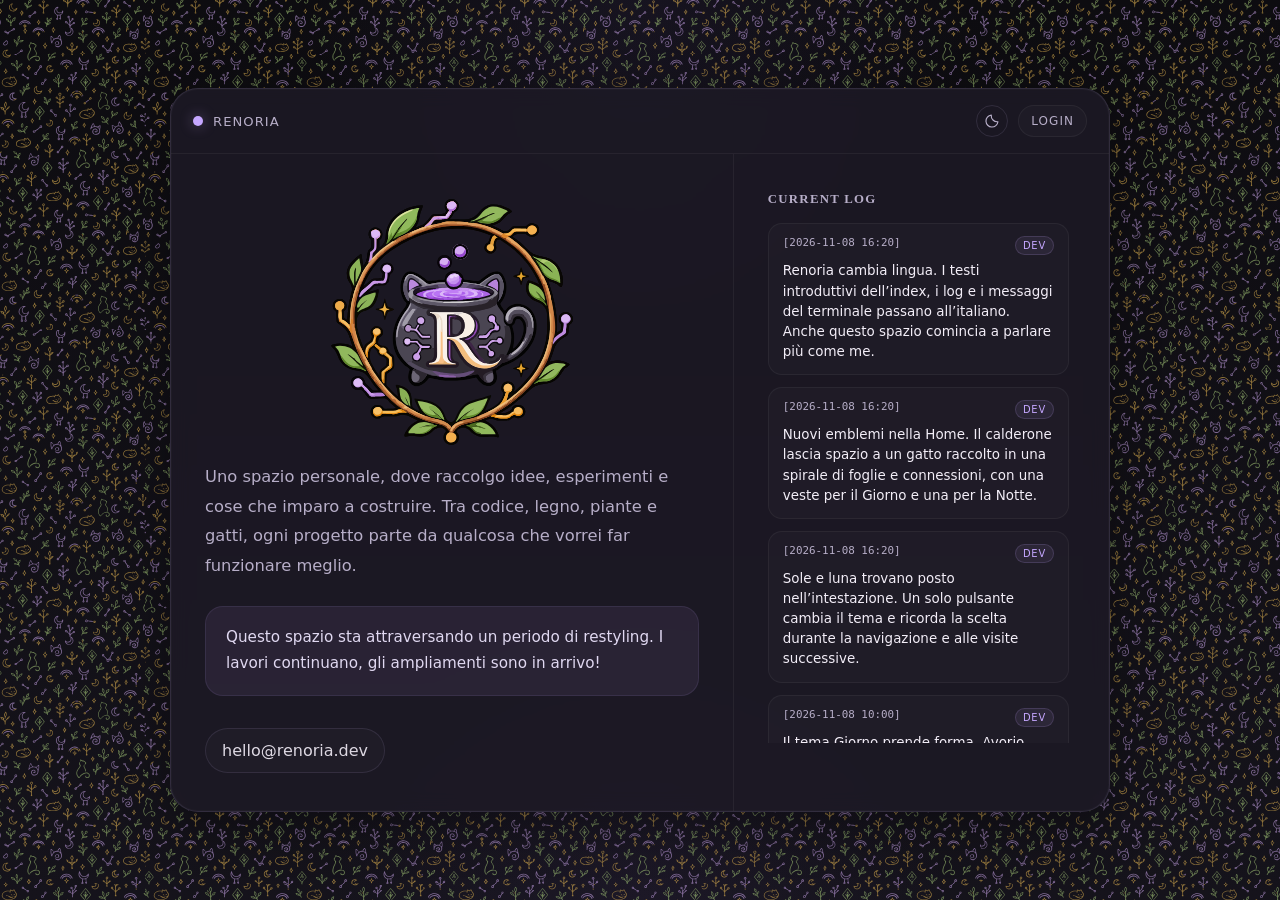
<file: index.html>
<!DOCTYPE html>
<html lang="it">
<head>
  <meta charset="UTF-8">
  <meta name="viewport" content="width=device-width, initial-scale=1.0">
  <title>Renoria</title>

  <link rel="icon" type="image/svg+xml" href="assets/icons/Icon_R.svg">

  <script src="assets/js/theme.js"></script>
  <link rel="stylesheet" href="assets/css/theme.css">
  <link rel="stylesheet" href="assets/css/components.css">
  <link rel="stylesheet" href="assets/css/index.css">

  <script src="assets/js/logs.js" defer></script>
  <script src="assets/js/index.js" defer></script>
</head>

<body>
  <div class="index-background">
    <div class="frame-surround">
      <main class="frame">
        <div class="topbar">
          <div class="status-wrap">
            <div class="dot"></div>
            <span>Renoria</span>
          </div>

          <div class="topbar-actions">
            <button type="button" class="theme-toggle" data-theme-toggle lang="it"
                    aria-label="Tema Notte attivo. Passa a Giorno" title="Passa a Giorno">
              <svg class="theme-icon--moon" viewBox="0 0 24 24" aria-hidden="true" focusable="false">
                <path d="M20.9 13.1A9 9 0 0 1 10.9 3.1 9 9 0 1 0 20.9 13.1Z"/>
              </svg>
              <svg class="theme-icon--sun" viewBox="0 0 24 24" aria-hidden="true" focusable="false">
                <circle cx="12" cy="12" r="4"/>
                <path d="M12 2v2m0 16v2M2 12h2m16 0h2M4.93 4.93l1.42 1.42m11.3 11.3 1.42 1.42M4.93 19.07l1.42-1.42m11.3-11.3 1.42-1.42"/>
              </svg>
            </button>
            <div class="login-placeholder">
              <a href="main.html" class="login-button">Login</a>
            </div>
          </div>
        </div>

        <section class="content">
          <div class="left">
            <div class="logo-box">
              <img src="assets/img/Logo_Full_Renoria_giorno.svg" width="887" height="887" alt="Logo Renoria" draggable="false">
            </div>

            <p class="intro">
              Uno spazio personale, dove raccolgo idee, esperimenti e cose che imparo a costruire. Tra codice, legno, piante e gatti, ogni progetto parte da qualcosa che vorrei far funzionare meglio.
            </p>

            <div class="note">
              Questo spazio sta attraversando un periodo di restyling. I lavori continuano, gli ampliamenti sono in arrivo!
            </div>

            <div class="footer">
              <a class="pill" href="mailto:hello@renoria.dev">
                hello@renoria.dev
              </a>
            </div>
          </div>

          <div class="right">
            <h2 class="section-title">Current log</h2>
            <div class="log" id="log-container"></div>
          </div>
        </section>
      </main>
    </div>
  </div>
</body>
</html>
</file>
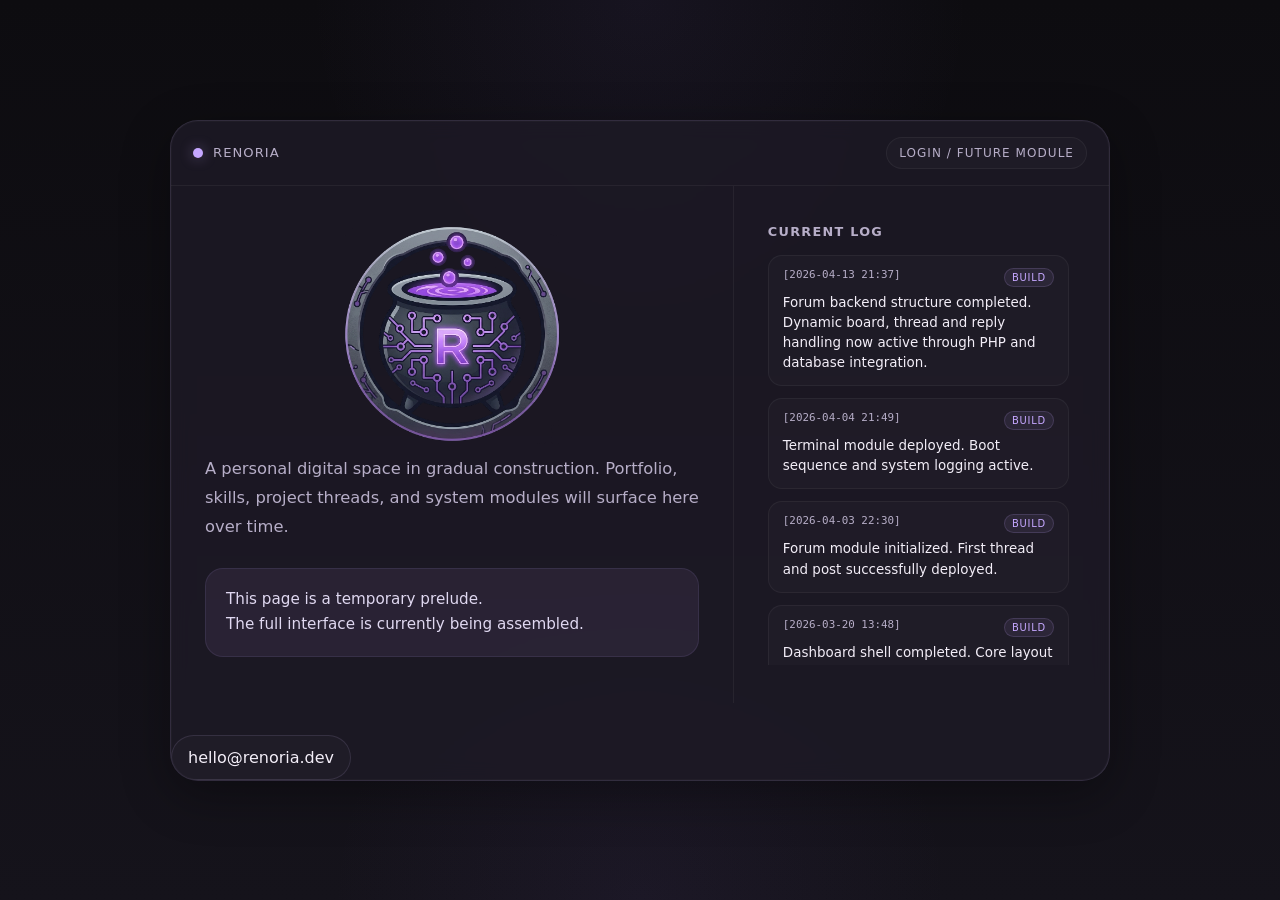
<file: v2/index.html>
<!DOCTYPE html>
<html lang="en">
<head>
  <meta charset="UTF-8">
  <meta name="viewport" content="width=device-width, initial-scale=1.0">
  <title>Renoria</title>
  <link rel="icon" type="image/svg+xml" href="assets/icons/Logo_R.svg">
  <link rel="stylesheet" href="assets/css/components.css">
  <link rel="stylesheet" href="assets/css/index.css">
  <script src="assets/js/logs.js" defer></script>
  <script src="assets/js/index.js" defer></script>
</head>

<body>
  <main class="frame">

    <div class="topbar">
      <div class="status-wrap">
        <div class="dot"></div>
        <span>Renoria</span>
      </div>

      <div class="login-placeholder">
        Login / future module
      </div>
    </div>

    <section class="content">
      <div class="left">
        <div class="logo-box">
          <img src="assets/img/Logo_Full.png" alt="Logo Renoria">
        </div>

        <p class="intro">
          A personal digital space in gradual construction.
          Portfolio, skills, project threads, and system modules will surface here over time.
        </p>

        <div class="note">
          This page is a temporary prelude.<br>
          The full interface is currently being assembled.
        </div>
      </div>

      <div class="right">
        <h2 class="section-title">Current log</h2>
          <div class="log" id="log-container"></div>
      </div>
    </section>

    <div class="footer">
      <a class="pill" href="mailto:hello@renoria.dev">
        hello@renoria.dev
      </a>
    </div>

  </main>
</body>
</html>
</file>
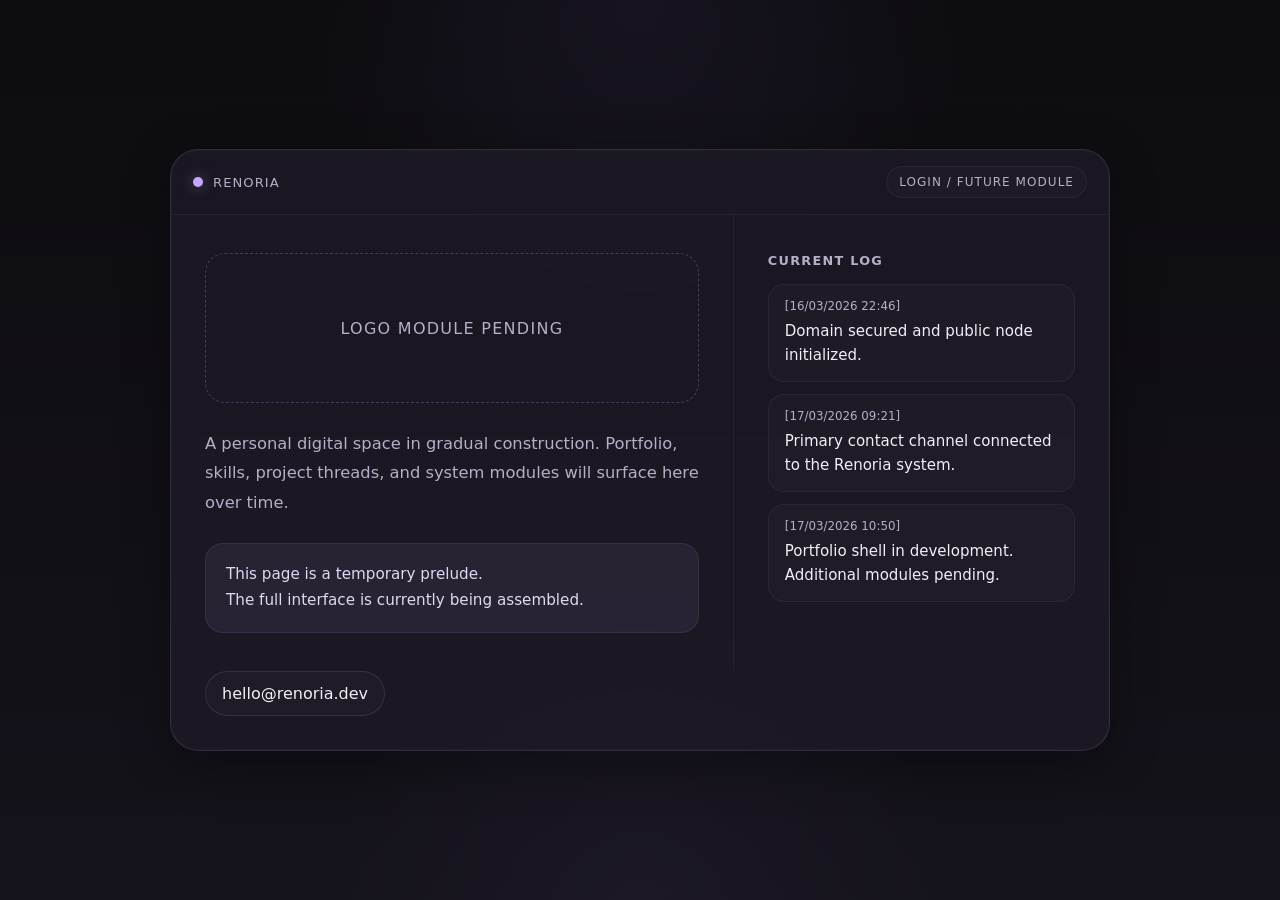
<file: index2.html>
<!DOCTYPE html>
<html lang="en">
<head>
<meta charset="UTF-8">
<meta name="viewport" content="width=device-width, initial-scale=1.0">
<title>Renoria</title>

<style>

:root{
--bg: #0d0c10;
--bg-2: #15131b;
--panel:rgba(30,26,38,0.82);
--border:rgba(214,195,255,0.12);

--text:#f3eef8;
--muted:#b7aec8;

--accent:#c5a7ff;
--accent-soft:rgba(197,167,255,0.08);

--shadow:rgba(0,0,0,0.32);
--soft-line:rgba(255,255,255,0.05);
}

*{box-sizing:border-box}

html,body{
margin:0;
padding:0;
height:100%;
font-family:Inter,system-ui,sans-serif;

background:
radial-gradient(circle at top, rgba(140,110,220,0.08), transparent 30%),
radial-gradient(circle at bottom, rgba(110,80,170,0.08), transparent 28%),
linear-gradient(180deg,var(--bg),var(--bg-2));
color:var(--text);
}

body{
min-height:100vh;
display:flex;
align-items:center;
justify-content:center;
padding:24px;
}

@media (max-width:820px){

  body{
    display:block;
    min-height:auto;
    padding:16px;
    overflow-x:hidden;
  }

  .frame{
    margin:0 auto;
  }

  .footer{
    padding:0 24px 32px;
  }

  .content{
    grid-template-columns:1fr;
  }

  .left{
    border-right:0;
    border-bottom:1px solid var(--soft-line);
  }
}

.frame{
width:100%;
max-width:940px;

border:1px solid var(--border);
border-radius:28px;

background:var(--panel);

backdrop-filter:blur(10px);

box-shadow:
0 14px 50px var(--shadow),
0 0 0 1px rgba(255,255,255,0.02) inset;

overflow:hidden;
}

.topbar{
display:flex;
justify-content:space-between;
align-items:center;

padding:16px 22px;

border-bottom:1px solid var(--soft-line);

font-size:0.82rem;
letter-spacing:0.08em;
text-transform:uppercase;
color:var(--muted);
}

.status-wrap{
display:flex;
align-items:center;
gap:10px;
}

.dot{
width:10px;
height:10px;
border-radius:999px;
background:var(--accent);

box-shadow:0 0 14px rgba(197,167,255,0.4);
}

.login-placeholder{
padding:8px 12px;
border-radius:999px;

border:1px solid var(--soft-line);

background:rgba(255,255,255,0.02);

font-size:0.75rem;
}

.content{
display:grid;
grid-template-columns:1.2fr 0.8fr;
}

.left,
.right{
padding:38px 34px;
}

.left{
border-right:1px solid var(--soft-line);
}

.logo-box{

height:150px;

border-radius:20px;

border:1px dashed rgba(197,167,255,0.25);

display:flex;
align-items:center;
justify-content:center;

color:var(--muted);

letter-spacing:0.08em;
text-transform:uppercase;

margin-bottom:26px;
}

.intro{
margin:0;
max-width:520px;

color:var(--muted);

line-height:1.8;
font-size:1.02rem;
}

.note{

margin-top:26px;

padding:18px 20px;

border-radius:18px;

background:var(--accent-soft);

border:1px solid rgba(197,167,255,0.1);

color:#e0d8f1;

line-height:1.7;
font-size:0.95rem;
}

.section-title{
margin:0 0 16px;

font-size:0.8rem;
letter-spacing:0.10em;
text-transform:uppercase;

color:var(--muted);
}

.log{
display:flex;
flex-direction:column;
gap:12px;
}

.entry{
padding:14px 16px;

border-radius:16px;

background:rgba(255,255,255,0.02);

border:1px solid var(--soft-line);
}

.timestamp{
font-size:0.74rem;
color:var(--muted);
display:block;
margin-bottom:6px;
}

.entry-text{
font-size:0.94rem;
line-height:1.6;
}

.footer{
padding:0 34px 34px;
}

.pill{

display:inline-flex;

padding:12px 16px;

border-radius:999px;

border:1px solid var(--border);

background:rgba(255,255,255,0.02);

color:var(--text);

text-decoration:none;

transition:160ms ease;
}

.pill:hover{

background:rgba(197,167,255,0.08);
border-color:rgba(197,167,255,0.22);

transform:translateY(-1px);
}

@media (max-width:820px){

.content{
grid-template-columns:1fr;
}

.left{
border-right:0;
border-bottom:1px solid var(--soft-line);
}

}

</style>
</head>

<body>

<main class="frame">

<div class="topbar">

<div class="status-wrap">
<div class="dot"></div>
<span>Renoria</span>
</div>

<div class="login-placeholder">
Login / future module
</div>

</div>


<section class="content">

<div class="left">

<div class="logo-box">
Logo module pending
</div>

<p class="intro">
A personal digital space in gradual construction.
Portfolio, skills, project threads, and system modules will surface here over time.
</p>

<div class="note">
This page is a temporary prelude.<br>
The full interface is currently being assembled.
</div>

</div>


<div class="right">

<h2 class="section-title">Current log</h2>

<div class="log">

<div class="entry">
<span class="timestamp">[16/03/2026 22:46]</span>
<div class="entry-text">
Domain secured and public node initialized.
</div>
</div>

<div class="entry">
<span class="timestamp">[17/03/2026 09:21]</span>
<div class="entry-text">
Primary contact channel connected to the Renoria system.
</div>
</div>

<div class="entry">
<span class="timestamp">[17/03/2026 10:50]</span>
<div class="entry-text">
Portfolio shell in development. Additional modules pending.
</div>
</div>

</div>

</div>

</section>


<div class="footer">
<a class="pill" href="mailto:hello@renoria.dev">
hello@renoria.dev
</a>
</div>

</main>

</body>
</html>
</file>
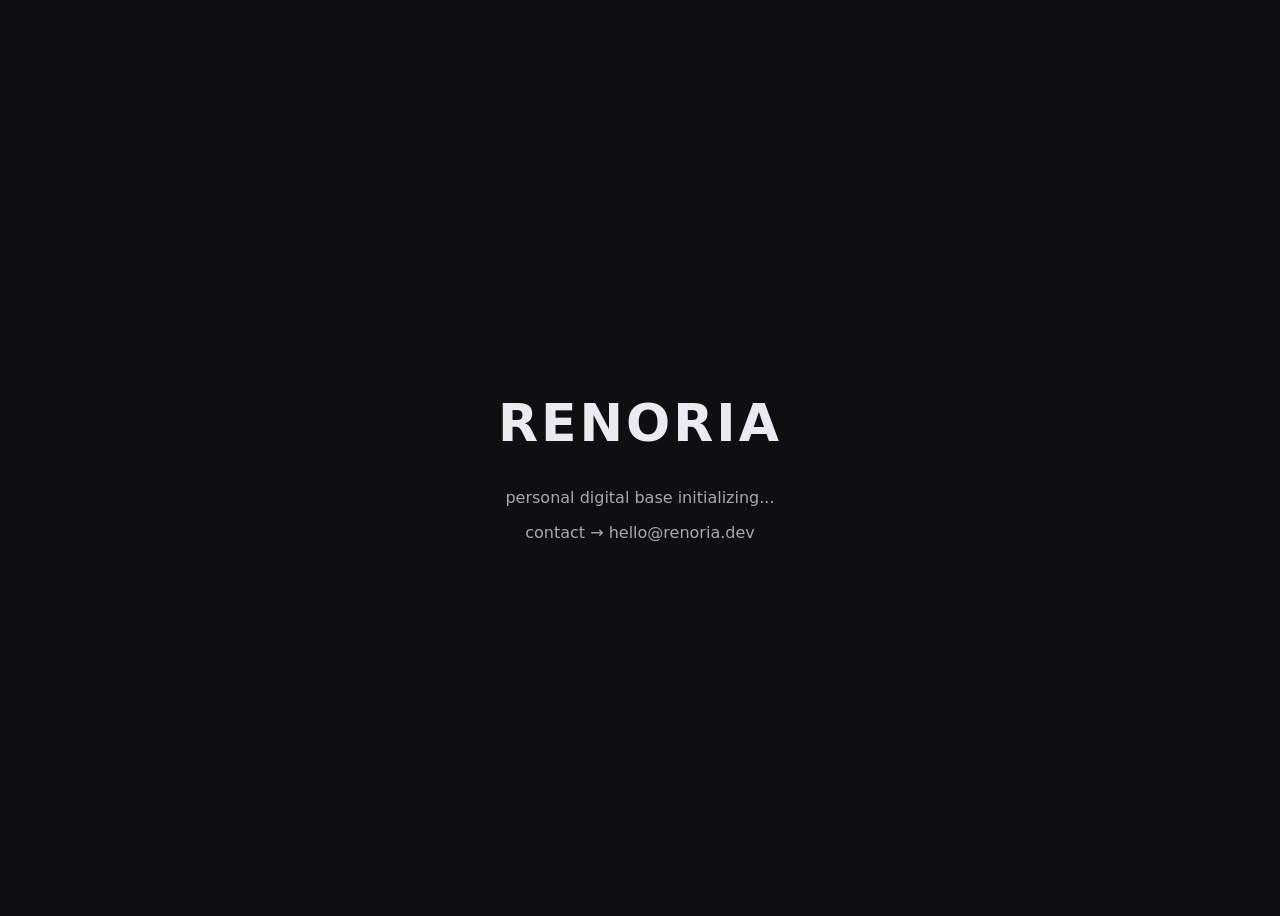
<file: index_old.html>
<!DOCTYPE html>
<html>
<head>
<meta charset="utf-8">
<title>Renoria</title>

<style>
body{
background:#0f0f12;
color:#eaeaf0;
font-family:system-ui;
display:flex;
height:100vh;
align-items:center;
justify-content:center;
text-align:center;
}

h1{
font-size:52px;
letter-spacing:3px;
}

p{
opacity:.7;
}

</style>
</head>
<body>

<div>

<h1>RENORIA</h1>

<p>personal digital base initializing...</p>

<p>contact → hello@renoria.dev</p>

</div>

</body>
</html>
</file>
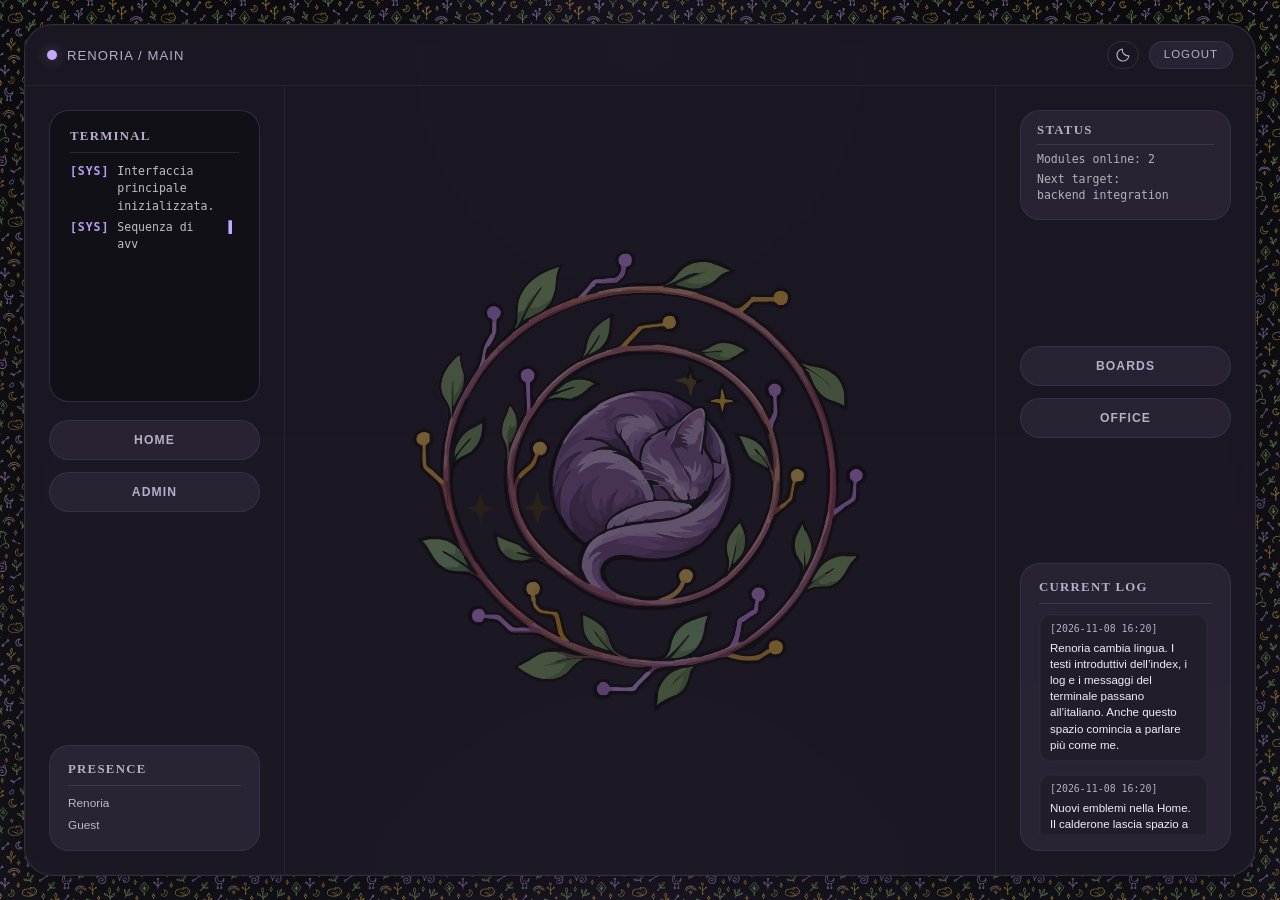
<file: main.html>
<!DOCTYPE html>
<html lang="en">
<head>
  <meta charset="UTF-8">
  <meta name="viewport" content="width=device-width, initial-scale=1.0">
  <title>Renoria - Main</title>

  <link rel="icon" type="image/svg+xml" href="assets/icons/Icon_R.svg">

  <script src="assets/js/theme.js"></script>
  <link rel="stylesheet" href="assets/css/theme.css">
  <link rel="stylesheet" href="assets/css/components.css">
  <link rel="stylesheet" href="assets/css/main.css">
  <link rel="stylesheet" href="assets/css/boards.css">
  <link rel="stylesheet" href="assets/css/board.css">
  <link rel="stylesheet" href="assets/css/thread.css">

  <script src="assets/js/terminal.js" defer></script>
  <script src="assets/js/logs.js" defer></script>
  <script src="assets/js/main.js" defer></script>
</head>
<body>
  <div class="dashboard-background">
    <div class="frame-surround dashboard-surround">
      <main class="main-frame">
        <header class="topbar">
          <div class="status-wrap">
            <div class="dot"></div>
            <span>Renoria / Main</span>
          </div>

          <div class="topbar-actions">
            <button type="button" class="theme-toggle" data-theme-toggle lang="it"
                    aria-label="Tema Notte attivo. Passa a Giorno" title="Passa a Giorno">
              <svg class="theme-icon--moon" viewBox="0 0 24 24" aria-hidden="true" focusable="false">
                <path d="M20.9 13.1A9 9 0 0 1 10.9 3.1 9 9 0 1 0 20.9 13.1Z"/>
              </svg>
              <svg class="theme-icon--sun" viewBox="0 0 24 24" aria-hidden="true" focusable="false">
                <circle cx="12" cy="12" r="4"/>
                <path d="M12 2v2m0 16v2M2 12h2m16 0h2M4.93 4.93l1.42 1.42m11.3 11.3 1.42 1.42M4.93 19.07l1.42-1.42m11.3-11.3 1.42-1.42"/>
              </svg>
            </button>
            <a href="index.html" class="logout-button">Logout</a>
          </div>
        </header>

        <section class="main-layout">

          <aside class="sidebar">
            <div class="panel terminal-panel">
              <div class="panel-heading">
                <h2 class="section-title">Terminal</h2>
              </div>

              <div class="terminal-output" id="terminal-output" aria-live="polite"></div>
            </div>

            <div class="left-actions">
              <div class="panel action-panel">
                <nav class="sidebar-nav">
                  <a href="#" data-view="home">Home</a>
                </nav>
              </div>

              <div class="panel action-panel">
                <nav class="sidebar-nav">
                  <a href="#" data-view="admin">Admin</a>
                </nav>
              </div>
            </div>

            <div class="panel side-bottom presence-panel">
              <div class="panel-heading">
                <h2 class="section-title">Presence</h2>
              </div>

              <div class="presence-list">
                <a href="#" class="presence-item">Renoria</a>
                <a href="#" class="presence-item">Guest</a>
              </div>
            </div>
          </aside>

          <section class="main-column">
            <div id="module-container" class="module-container">
              <div class="module-fallback">
                <div class="main-background-logo">
                  <img class="home-emblem--night" src="assets/img/Spirale_gatto_notte.svg" alt="" draggable="false">
                  <img class="home-emblem--day" src="assets/img/Spirale_gatto_giorno_v3.svg" alt="" draggable="false">
                </div>
              </div>
            </div>
          </section>

          <aside class="right-column">
            <div class="panel status-panel">
              <div class="panel-heading">
                <h2 class="section-title">Status</h2>
              </div>

              <p class="panel-text">Modules online: 2</p>
              <p class="panel-text">Next target:<br>backend integration</p>
            </div>

            <div class="right-actions">
              <div class="panel action-panel">
                <nav class="sidebar-nav">
                  <a href="#" data-view="boards">Boards</a>
                </nav>
              </div>

              <div class="panel action-panel">
                <nav class="sidebar-nav">
                  <a href="#" data-view="office">Office</a>
                </nav>
              </div>
            </div>

            <div class="panel log-panel">
              <div class="panel-heading">
                <h2 class="section-title">Current log</h2>
              </div>

              <div class="log" id="main-log-container"></div>
            </div>
          </aside>

        </section>
      </main>
    </div>
  </div>
</body>
</html>
</file>
<file: assets/css/theme.css>
/* Shared palette: night stays the default, independent of OS preference. */
:root {
  color-scheme: dark;
  /* Forum roles retain the original night colors and use warm day borders. */
  --forum-border-faint: rgba(var(--accent-rgb), 0.05);
  --forum-border-subtle: rgba(var(--accent-rgb), 0.06);
  --forum-border-soft: rgba(var(--accent-rgb), 0.08);
  --forum-border: rgba(var(--accent-rgb), 0.12);
  --forum-border-hover: rgba(var(--accent-rgb), 0.16);
  --forum-field-border: rgba(var(--accent-rgb), 0.18);
  --forum-field-border-hover: rgba(var(--accent-rgb), 0.28);
  --forum-row-hover: rgba(var(--accent-rgb), 0.03);
  --forum-field-focus: rgba(var(--accent-rgb), 0.18);
  /* Content dividers and field outlines are separate from decorative borders. */
  --forum-divider: var(--forum-border-soft);
  --forum-divider-faint: var(--forum-border-faint);
  --forum-divider-subtle: var(--forum-border-subtle);
  --forum-input-border: var(--forum-border-soft);
  --texture-image: url("../img/Texture_Felina_Arcana_notte.svg");
  --texture-opacity: 0.6;
  --bg: #0d0c10;
  --bg-2: #15131b;
  --page-background:
    radial-gradient(circle at top, rgba(140, 110, 220, 0.08), transparent 30%),
    radial-gradient(circle at bottom, rgba(110, 80, 170, 0.08), transparent 28%),
    linear-gradient(180deg, var(--bg), var(--bg-2));
  --panel: rgba(30, 26, 38, 0.82);
  --surface-panel: rgba(30, 26, 38, 0.62);
  --surface-button: rgba(30, 26, 38, 0.7);
  --surface-terminal: rgba(18, 17, 22, 0.82);
  --surface-inset: rgba(18, 16, 24, 0.72);
  --surface-glaze: rgba(255, 255, 255, 0.02);
  --surface-log-entry: var(--surface-panel);
  --inset-highlight: rgba(255, 255, 255, 0.02);
  --surface-hover: rgba(var(--accent-rgb), 0.12);
  --surface-pill-hover: rgba(var(--accent-rgb), 0.08);
  --surface-logout-hover: rgba(var(--accent-rgb), 0.14);
  --border: rgba(214, 195, 255, 0.12);
  --soft-line: rgba(255, 255, 255, 0.05);
  --heading-border: rgba(183, 174, 200, 0.14);
  --text: #f3eef8;
  --muted: #b7aec8;
  --button-text: var(--muted);
  --text-note: #e0d8f1;
  --text-path: #8c78ba;
  --text-path-dim: rgba(140, 120, 186, 0.58);
  --text-slash: rgba(183, 174, 200, 0.55);
  --accent: #c5a7ff;
  --accent-rgb: 197, 167, 255;
  --accent-soft: rgba(var(--accent-rgb), 0.08);
  --accent-text: #c5a7ff;
  --section-accent: #b796ff;
  --nav-accent: #8bb8ff;
  --sage: #9dbf9e;
  --sage-text: #9ee7d7;
  --wisteria: #8e7cc3;
  --wisteria-text: #c5a7ff;
  --important: rgba(255, 207, 123, 0.8);
  --status-neutral: #6d648e;
  --status-open: #8fd7df;
  --status-open-rgb: 143, 215, 223;
  --status-closed: #d06b6b;
  --status-closed-rgb: 208, 107, 107;
  --status-archived: #8d3737;
  --shadow: rgba(0, 0, 0, 0.32);
  --focus-ring: #c5a7ff;
  --text-heading: rgba(243, 238, 248, 0.94);
  --text-strong: rgba(243, 238, 248, 0.92);
  --text-emphasis: rgba(243, 238, 248, 0.9);
  --text-link: rgba(243, 238, 248, 0.88);
  --text-field: rgba(243, 238, 248, 0.85);
  --text-body: rgba(243, 238, 248, 0.78);
  --text-label: rgba(243, 238, 248, 0.76);
  --text-panel: rgba(243, 238, 248, 0.74);
  --text-caption: rgba(243, 238, 248, 0.72);
  --text-status: rgba(243, 238, 248, 0.7);
  --text-meta: rgba(243, 238, 248, 0.62);
  --text-date: rgba(243, 238, 248, 0.58);
  --text-table: rgba(243, 238, 248, 0.54);
  --text-role: rgba(243, 238, 248, 0.52);
  --text-description: rgba(243, 238, 248, 0.48);
  --text-mobile-label: rgba(243, 238, 248, 0.45);
  --text-avatar: rgba(243, 238, 248, 0.4);
  --text-separator: rgba(243, 238, 248, 0.28);
}

/* Color accents have separate, darker text roles for small labels and links. */
:root[data-theme="day"] {
  color-scheme: light;
  --forum-border-faint: var(--soft-line);
  --forum-border-subtle: var(--soft-line);
  --forum-border-soft: var(--soft-line);
  --forum-border: var(--border);
  --forum-border-hover: var(--accent-text);
  --forum-field-border: var(--border);
  --forum-field-border-hover: var(--focus-ring);
  --forum-row-hover: var(--surface-pill-hover);
  --forum-field-focus: var(--focus-ring);
  --forum-divider: #cbbba8;
  --forum-divider-faint: var(--forum-divider);
  --forum-divider-subtle: var(--forum-divider);
  --forum-input-border: var(--border);
  --texture-image: url("../img/Texture_Felina_Arcana_giorno.svg");
  --texture-opacity: 0.8;
  --bg: #f7f2e8;
  --bg-2: #f7f2e8;
  --page-background: #f7f2e8;
  --panel: #fffdf8;
  /* Subtle warm layers: cream frame, light veil, inset cards, deeper terminal. */
  --surface-panel: #faf5ec;
  --surface-button: #f7f1e7;
  --surface-terminal: #f2e9dc;
  --surface-inset: #f5ede1;
  --surface-glaze: #f7f1e7;
  --surface-log-entry: #f5ede1;
  --inset-highlight: rgba(255, 255, 255, 0.35);
  --surface-hover: #f0e5d4;
  --surface-pill-hover: var(--surface-hover);
  --surface-logout-hover: var(--surface-hover);
  --border: #d8c8b4;
  --soft-line: #e4d8c8;
  --heading-border: #e4d8c8;
  --text: #3a2a21;
  --muted: #716153;
  --button-text: #3a2a21;
  --text-note: #3a2a21;
  --text-path: #675096;
  --text-path-dim: #7a6a5c;
  --text-slash: #7a6a5c;
  --accent: #c48a2c;
  --accent-rgb: 196, 138, 44;
  --accent-soft: #fbf6ed;
  --accent-text: #805211;
  --section-accent: #8a5a15;
  --nav-accent: #675096;
  --sage: #6f9b6a;
  --sage-text: #466a42;
  --wisteria: #8e7cc3;
  --wisteria-text: #675096;
  --important: #8a5a15;
  --status-neutral: #675096;
  --status-open: #466a42;
  --status-open-rgb: 70, 106, 66;
  --status-closed: #a33f36;
  --status-closed-rgb: 163, 63, 54;
  --status-archived: #7a6a5c;
  --shadow: rgba(58, 42, 33, 0.12);
  --focus-ring: #8a5a15;
  --text-heading: var(--text);
  --text-strong: var(--text);
  --text-emphasis: var(--text);
  --text-link: var(--text);
  --text-field: var(--text);
  --text-body: var(--text);
  --text-label: var(--text);
  --text-panel: var(--text);
  --text-caption: var(--muted);
  --text-status: var(--muted);
  --text-meta: var(--muted);
  --text-date: var(--muted);
  --text-table: var(--muted);
  --text-role: var(--muted);
  --text-description: var(--muted);
  --text-mobile-label: var(--muted);
  --text-avatar: var(--muted);
  --text-separator: var(--muted);
}
</file>
<file: assets/css/components.css>
:root {
  --texture-tile-width: 152.46px;
}

.index-background,
.dashboard-background {
  min-height: 100vh;
  display: flex;
  align-items: center;
  justify-content: center;
  padding: 24px;
  position: relative;
  isolation: isolate;
  /* Clip the oversized decoration without creating a hidden scroll container. */
  overflow: clip;
}

.frame-surround {
  position: relative;
}

/* Cut out the rounded frame: its translucent panel must not reveal the texture. */
.frame-surround::before {
  content: "";
  position: absolute;
  inset: -100vmax;
  padding: 100vmax;
  border-radius: calc(100vmax + 28px);
  background: var(--texture-image) repeat;
  background-size: var(--texture-tile-width) auto;
  opacity: var(--texture-opacity);
  pointer-events: none;
  z-index: -1;
  -webkit-mask:
    linear-gradient(#000 0 0) content-box,
    linear-gradient(#000 0 0);
  -webkit-mask-composite: xor;
  mask:
    linear-gradient(#000 0 0) content-box,
    linear-gradient(#000 0 0);
  mask-composite: exclude;
}

.frame {
  width: 100%;
  max-width: 940px;
  border: 1px solid var(--border);
  border-radius: 28px;
  background: var(--panel);
  backdrop-filter: blur(10px);
  box-shadow:
    0 14px 50px var(--shadow),
    0 0 0 1px var(--inset-highlight) inset;
  overflow: hidden;
}

.topbar {
  display: flex;
  justify-content: space-between;
  align-items: center;
  padding: 16px 22px;
  border-bottom: 1px solid var(--soft-line);
  font-size: 0.82rem;
  letter-spacing: 0.08em;
  text-transform: uppercase;
  color: var(--muted);
  gap: 12px;
  flex-wrap: wrap;
}

.topbar-actions {
  display: flex;
  align-items: stretch;
  justify-content: flex-end;
  flex-wrap: wrap;
  gap: 10px;
}

.theme-toggle {
  position: relative;
  display: inline-grid;
  place-items: center;
  flex: 0 0 32px;
  width: 32px;
  min-height: 28px;
  padding: 5px;
  border: 1px solid var(--border);
  border-radius: 999px;
  background: transparent;
  color: var(--button-text);
  cursor: pointer;
}

/* Keep the compact border while providing a comfortable touch target. */
.theme-toggle::before {
  content: "";
  position: absolute;
  top: 50%;
  left: 50%;
  width: max(100%, 44px);
  height: max(100%, 44px);
  transform: translate(-50%, -50%);
}

.theme-toggle svg {
  width: 16px;
  height: 16px;
  fill: none;
  stroke: currentColor;
  stroke-width: 1.75;
  stroke-linecap: round;
  stroke-linejoin: round;
}

.theme-toggle:hover {
  background: var(--accent-soft);
}

.theme-toggle .theme-icon--sun,
:root[data-theme="day"] .theme-toggle .theme-icon--moon {
  display: none;
}

:root[data-theme="day"] .theme-toggle .theme-icon--sun {
  display: block;
}

/* Login keeps its palette and keyboard outline without underlines. */
.login-button,
.login-button:visited,
.login-button:hover,
.login-button:focus,
.login-button:active {
  color: var(--button-text);
  text-decoration: none;
}

.login-button:hover {
  color: var(--accent-text);
}

/* Specificity also covers module fields that have their own focus rules. */
html :is(a, button, input, textarea, select):focus-visible {
  outline: 2px solid var(--focus-ring);
  outline-offset: 3px;
}

.status-wrap {
  display: flex;
  align-items: center;
  gap: 10px;
}

.dot {
  width: 10px;
  height: 10px;
  border-radius: 999px;
  background: var(--accent);
  box-shadow: 0 0 14px rgba(var(--accent-rgb), 0.4);
}

.login-placeholder {
  padding: 8px 12px;
  border-radius: 999px;
  border: 1px solid var(--soft-line);
  background: var(--surface-glaze);
  font-size: 0.75rem;
}

.section-title {
  margin: 0 0 16px;
  font-family: Georgia, "Times New Roman", serif;
  font-weight: 600;
  font-size: 0.8rem;
  letter-spacing: 0.10em;
  text-transform: uppercase;
  color: var(--muted);
}

.log {
  display: flex;
  flex-direction: column;
  gap: 12px;
  max-height: 520px;
  overflow-y: auto;
  padding-right: 6px;
}

.log::-webkit-scrollbar {
  width: 6px;
}

.log::-webkit-scrollbar-track {
  background: transparent;
}

.log::-webkit-scrollbar-thumb {
  background: rgba(var(--accent-rgb), 0.4);
  border-radius: 10px;
}

.log::-webkit-scrollbar-thumb:hover {
  background: rgba(var(--accent-rgb), 0.7);
}

.entry {
  padding: 12px 14px;
  border-radius: 14px;
  background: var(--surface-glaze);
  border: 1px solid var(--soft-line);
}

.entry-header {
  display: flex;
  justify-content: space-between;
  align-items: center;
  gap: 10px;
  margin-bottom: 6px;
}

.timestamp {
  font-size: 0.68rem;
  color: var(--muted);
  display: block;
  margin-bottom: 6px;
  font-family: ui-monospace, SFMono-Regular, Menlo, monospace;
}

.log-type {
  display: inline-flex;
  padding: 3px 7px;
  border-radius: 999px;
  border: 1px solid rgba(var(--accent-rgb), 0.16);
  background: rgba(var(--accent-rgb), 0.08);
  color: var(--accent-text);
  font-size: 0.62rem;
  letter-spacing: 0.08em;
  text-transform: uppercase;
}

.entry-text {
  font-size: 0.84rem;
  line-height: 1.5;
}

.pill {
  display: inline-flex;
  padding: 12px 16px;
  border-radius: 999px;
  border: 1px solid var(--border);
  background: var(--surface-glaze);
  color: var(--text);
  text-decoration: none;
  transition: 160ms ease;
}

.pill:hover {
  background: var(--surface-pill-hover);
  border-color: rgba(var(--accent-rgb), 0.22);
  transform: translateY(-1px);
}
</file>
<file: assets/css/index.css>
:root {
  /* Adjust the index logo here; the drawing fills about 94% of the SVG canvas. */
  --index-logo-size: 260px;
  --index-logo-offset-x: 0.27%;
  --index-logo-offset-y: 0.3%;
}

* {
  box-sizing: border-box;
}

html,
body {
  margin: 0;
  padding: 0;
  height: 100%;
  font-family: Inter, system-ui, sans-serif;
  background: var(--page-background);
  color: var(--text);
}

.index-background > .frame-surround {
  width: 100%;
  max-width: 940px;
}

@media (max-height: 760px), (max-width: 820px) {
  .index-background {
    align-items: flex-start;
    padding: 16px 16px 0;
  }
}

.content {
  display: grid;
  grid-template-columns: 1.2fr 0.8fr;
}

.left,
.right {
  padding: 38px 34px;
}

.left {
  border-right: 1px solid var(--soft-line);
  display: flex;
  flex-direction: column;
}

.logo-box {
  display: grid;
  width: min(100%, var(--index-logo-size));
  aspect-ratio: 1;
  margin-inline: auto;
}

.logo-box img {
  grid-area: 1 / 1;
  display: block;
  width: 100%;
  height: 100%;
  min-width: 0;
  object-fit: contain;
  opacity: 1;
  /* Center the visible drawing, accounting for its asymmetric SVG margins. */
  transform: translate(var(--index-logo-offset-x), var(--index-logo-offset-y));
}

.intro {
  margin: 0;
  padding-top: 10px;
  max-width: 520px;
  color: var(--muted);
  line-height: 1.8;
  font-size: 1.02rem;
}

.note {
  margin-top: 26px;
  padding: 18px 20px;
  border-radius: 18px;
  background: var(--accent-soft);
  border: 1px solid rgba(var(--accent-rgb), 0.1);
  color: var(--text-note);
  line-height: 1.7;
  font-size: 0.95rem;
}

.footer {
  margin-top: auto;
  padding-top: 32px;
  opacity: 0.9;
}

@media (max-width: 820px) {
  .index-background {
    align-items: flex-start;
    padding: 16px 16px 0;
  }

  .content {
    grid-template-columns: 1fr;
  }

  .left {
    border-right: 0;
    border-bottom: 1px solid var(--soft-line);
  }
}
</file>
<file: v2/assets/css/components.css>
.frame {
  width: 100%;
  max-width: 940px;
  border: 1px solid var(--border);
  border-radius: 28px;
  background: var(--panel);
  backdrop-filter: blur(10px);
  box-shadow:
    0 14px 50px var(--shadow),
    0 0 0 1px rgba(255, 255, 255, 0.02) inset;
  overflow: hidden;
}

.topbar {
  display: flex;
  justify-content: space-between;
  align-items: center;
  padding: 16px 22px;
  border-bottom: 1px solid var(--soft-line);
  font-size: 0.82rem;
  letter-spacing: 0.08em;
  text-transform: uppercase;
  color: var(--muted);
}

.status-wrap {
  display: flex;
  align-items: center;
  gap: 10px;
}

.dot {
  width: 10px;
  height: 10px;
  border-radius: 999px;
  background: var(--accent);
  box-shadow: 0 0 14px rgba(197, 167, 255, 0.4);
}

.login-placeholder {
  padding: 8px 12px;
  border-radius: 999px;
  border: 1px solid var(--soft-line);
  background: rgba(255, 255, 255, 0.02);
  font-size: 0.75rem;
}

.section-title {
  margin: 0 0 16px;
  font-size: 0.8rem;
  letter-spacing: 0.10em;
  text-transform: uppercase;
  color: var(--muted);
}

.log {
  display: flex;
  flex-direction: column;
  gap: 12px;
  max-height: 410px;
  overflow-y: auto;
  padding-right: 6px;
}

.log::-webkit-scrollbar {
  width: 6px;
}

.log::-webkit-scrollbar-track {
  background: transparent;
}

.log::-webkit-scrollbar-thumb {
  background: rgba(197, 167, 255, 0.4);
  border-radius: 10px;
}

.log::-webkit-scrollbar-thumb:hover {
  background: rgba(197, 167, 255, 0.7);
}

.entry {
  padding: 12px 14px;
  border-radius: 14px;
  background: rgba(255, 255, 255, 0.02);
  border: 1px solid var(--soft-line);
}

.entry-header {
  display: flex;
  justify-content: space-between;
  align-items: center;
  gap: 10px;
  margin-bottom: 6px;
}

.timestamp {
  font-size: 0.68rem;
  color: var(--muted);
  display: block;
  margin-bottom: 6px;
  font-family: ui-monospace, SFMono-Regular, Menlo, monospace;
}

.log-type {
  display: inline-flex;
  padding: 3px 7px;
  border-radius: 999px;
  border: 1px solid rgba(197, 167, 255, 0.16);
  background: rgba(197, 167, 255, 0.08);
  color: var(--accent);
  font-size: 0.62rem;
  letter-spacing: 0.08em;
  text-transform: uppercase;
}

.entry-text {
  font-size: 0.84rem;
  line-height: 1.5;
}

.pill {
  display: inline-flex;
  padding: 12px 16px;
  border-radius: 999px;
  border: 1px solid var(--border);
  background: rgba(255, 255, 255, 0.02);
  color: var(--text);
  text-decoration: none;
  transition: 160ms ease;
}

.pill:hover {
  background: rgba(197, 167, 255, 0.08);
  border-color: rgba(197, 167, 255, 0.22);
  transform: translateY(-1px);
}
</file>
<file: v2/assets/css/index.css>
:root {
  --bg: #0d0c10;
  --bg-2: #15131b;
  --panel: rgba(30, 26, 38, 0.82);
  --border: rgba(214, 195, 255, 0.12);

  --text: #f3eef8;
  --muted: #b7aec8;

  --accent: #c5a7ff;
  --accent-soft: rgba(197, 167, 255, 0.08);

  --shadow: rgba(0, 0, 0, 0.32);
  --soft-line: rgba(255, 255, 255, 0.05);
}

* {
  box-sizing: border-box;
}

html,
body {
  margin: 0;
  padding: 0;
  height: 100%;
  font-family: Inter, system-ui, sans-serif;
  background:
    radial-gradient(circle at top, rgba(140, 110, 220, 0.08), transparent 30%),
    radial-gradient(circle at bottom, rgba(110, 80, 170, 0.08), transparent 28%),
    linear-gradient(180deg, var(--bg), var(--bg-2));
  color: var(--text);
}

body {
  min-height: 100vh;
  display: flex;
  align-items: center;
  justify-content: center;
  padding: 24px;
}

@media (max-height: 760px), (max-width: 820px) {
  body {
    align-items: flex-start;
    padding: 16px 16px calc(48px + env(safe-area-inset-bottom));
  }
}

.content {
  display: grid;
  grid-template-columns: 1.2fr 0.8fr;
}

.left,
.right {
  padding: 38px 34px;
}

.left {
  border-right: 1px solid var(--soft-line);
  display: flex;
  flex-direction: column;
}

.logo-box img {
  max-width: 220px;
  width: 100%;
  height: auto;
  display: block;
  margin: auto;
}

.intro {
  margin: 0;
  padding-top: 10px;
  max-width: 520px;
  color: var(--muted);
  line-height: 1.8;
  font-size: 1.02rem;
}

.note {
  margin-top: 26px;
  padding: 18px 20px;
  border-radius: 18px;
  background: var(--accent-soft);
  border: 1px solid rgba(197, 167, 255, 0.1);
  color: #e0d8f1;
  line-height: 1.7;
  font-size: 0.95rem;
}

.footer {
  margin-top: auto;
  padding-top: 32px;
}

@media (max-width: 820px) {
  body {
    align-items: flex-start;
    padding: 16px 16px calc(48px + env(safe-area-inset-bottom));
  }

  .content {
    grid-template-columns: 1fr;
  }

  .left {
    border-right: 0;
    border-bottom: 1px solid var(--soft-line);
  }
}
</file>
<file: assets/css/main.css>
/* Shared sizing and opacity for the Home emblems in both themes. */
:root {
  --home-logo-width: 80%;
  --home-logo-max-width: 680px;
  --home-logo-max-height: 86%;
  --home-logo-opacity: 0.4;
  /* Center the night drawing bounds, compensating for transparent SVG margins. */
  --home-logo-offset-x: 0.246989%;
  --home-logo-offset-y: 0.908779%;
}

/* ================================
   BASE / RESET
================================ */

* {
  box-sizing: border-box;
}

html,
body {
  margin: 0;
  padding: 0;
  height: 100%;
  font-family: Verdana, Tahoma, sans-serif;
  background: var(--page-background);
  color: var(--text);
}

.dashboard-surround {
  width: min(1320px, calc(100vw - 48px));
  max-width: 100%;
}

/* ================================
   SCROLLBARS
================================ */

.sidebar,
.main-column,
.right-column,
.log-panel .log {
  scrollbar-width: thin;
  scrollbar-color: rgba(var(--accent-rgb), 0.22) transparent;
}

.sidebar::-webkit-scrollbar,
.main-column::-webkit-scrollbar,
.right-column::-webkit-scrollbar,
.log-panel .log::-webkit-scrollbar {
  width: 8px;
}

.sidebar::-webkit-scrollbar-track,
.main-column::-webkit-scrollbar-track,
.right-column::-webkit-scrollbar-track,
.log-panel .log::-webkit-scrollbar-track {
  background: transparent;
}

.sidebar::-webkit-scrollbar-thumb,
.main-column::-webkit-scrollbar-thumb,
.right-column::-webkit-scrollbar-thumb,
.log-panel .log::-webkit-scrollbar-thumb {
  background: rgba(var(--accent-rgb), 0.18);
  border-radius: 999px;
  border: 2px solid transparent;
  background-clip: padding-box;
}

.sidebar::-webkit-scrollbar-thumb:hover,
.main-column::-webkit-scrollbar-thumb:hover,
.right-column::-webkit-scrollbar-thumb:hover,
.log-panel .log::-webkit-scrollbar-thumb:hover {
  background: rgba(var(--accent-rgb), 0.28);
  background-clip: padding-box;
}

/* ================================
   FRAME
================================ */

.main-frame {
  width: 100%;
  height: min(860px, calc(100vh - 48px));
  border: 1px solid var(--border);
  border-radius: 28px;
  background: var(--panel);
  backdrop-filter: blur(10px);
  box-shadow:
    0 14px 50px var(--shadow),
    0 0 0 1px var(--inset-highlight) inset;
  overflow: hidden;
  display: flex;
  flex-direction: column;
}

/* ================================
   LAYOUT
================================ */

.main-layout {
  display: grid;
  grid-template-columns: 260px minmax(0, 1fr) 260px;
  flex: 1;
  min-height: 0;
}

.sidebar,
.main-column,
.right-column {
  padding: 24px;
  min-height: 0;
  overflow-y: auto;
}

.sidebar {
  display: flex;
  flex-direction: column;
  gap: 14px;
  border-right: 1px solid var(--soft-line);
}

.main-column {
  position: relative;
  overflow-x: hidden;
  overflow-y: auto;
}

.right-column {
  display: flex;
  flex-direction: column;
  gap: 14px;
  border-left: 1px solid var(--soft-line);
}

.left-actions,
.right-actions {
  display: flex;
  flex-direction: column;
  justify-content: center;
  gap: 12px;
}

.left-actions {
  margin-top: 4px;
}

.right-actions {
  flex: 1;
  justify-content: center;
}

.side-bottom {
  margin-top: auto;
}

/* ================================
   MODULE CONTAINER
================================ */

.module-container {
  position: relative;
  width: 100%;
  height: 100%;
  min-height: 0;
}

.module-fallback,
.home-view {
  position: relative;
  width: 100%;
  height: 100%;
}

.module-error {
  display: flex;
  flex-direction: column;
  align-items: center;
  justify-content: center;
  height: 100%;
  text-align: center;
  color: var(--muted);
}

.module-error h2 {
  margin: 0 0 8px;
  font-family: Georgia, "Times New Roman", serif;
  font-size: 1.1rem;
  text-transform: uppercase;
}

/* ================================
   TOPBAR ACTION
================================ */

.logout-button {
  padding: 6px 14px;
  border-radius: 999px;
  background: var(--accent-soft);
  border: 1px solid rgba(var(--accent-rgb), 0.12);
  color: var(--button-text);
  font-size: 0.72rem;
  letter-spacing: 0.08em;
  text-transform: uppercase;
  text-decoration: none;
  transition:
    background 160ms ease,
    color 160ms ease;
}

.logout-button:hover {
  background: var(--surface-logout-hover);
  color: var(--text);
}

/* ================================
   PANELS
================================ */

.panel {
  padding: 16px 18px;
  border-radius: 20px;
  background: var(--surface-panel);
  border: 1px solid var(--soft-line);
}

.status-panel,
.presence-panel,
.log-panel {
  background: var(--accent-soft);
  border: 1px solid rgba(var(--accent-rgb), 0.1);
}

.panel-heading {
  margin-bottom: 10px;
  padding-bottom: 8px;
  border-bottom: 1px solid var(--heading-border);
}

.panel-heading .section-title {
  margin: 0;
  color: var(--muted);
}

.panel-text {
  margin: 0 0 8px;
  color: var(--text-panel);
  line-height: 1.45;
  font-size: 0.92rem;
}

/* ================================
   STATUS PANEL
================================ */

.status-panel {
  padding: 12px 16px;
}

.status-panel .panel-heading {
  margin-bottom: 6px;
  padding-bottom: 6px;
}

.status-panel .panel-text {
  margin: 0 0 4px;
  font-family: ui-monospace, SFMono-Regular, Menlo, monospace;
  font-size: 0.72rem;
  line-height: 1.4;
  color: var(--text-status);
}

/* ================================
   TERMINAL
================================ */

.terminal-panel {
  flex-shrink: 0;
  min-height: 270px;
  padding: 18px 20px;
  background: var(--surface-terminal);
  border: 1px solid rgba(var(--accent-rgb), 0.18);
  overflow: hidden;
}

.terminal-output {
  height: 220px;
  overflow-y: auto;
  padding-right: 6px;
  font-family: ui-monospace, SFMono-Regular, Menlo, monospace;
  font-size: 0.72rem;
  line-height: 1.5;
  color: var(--muted);
  scrollbar-width: thin;
  scrollbar-color: rgba(var(--accent-rgb), 0.3) transparent;
}

.terminal-output::-webkit-scrollbar {
  width: 6px;
}

.terminal-output::-webkit-scrollbar-track {
  background: transparent;
}

.terminal-output::-webkit-scrollbar-thumb {
  background: rgba(var(--accent-rgb), 0.25);
  border-radius: 999px;
}

.console-line {
  display: flex;
  align-items: baseline;
  gap: 8px;
  margin-bottom: 4px;
  white-space: pre-wrap;
  word-break: break-word;
}

.console-tag {
  flex: 0 0 auto;
  font-weight: 600;
  letter-spacing: 0.08em;
  opacity: 0.95;
}

.console-line.sys .console-tag {
  color: var(--accent-text);
}

.console-line.nav .console-tag {
  color: var(--nav-accent);
}

.console-line.tip .console-tag {
  color: var(--sage-text);
}

.console-text {
  color: var(--text-body);
}

.terminal-cursor {
  display: inline-block;
  width: 0.65ch;
  margin-left: 2px;
  color: var(--accent-text);
  animation: terminalBlink 1s step-end infinite;
}

@keyframes terminalBlink {
  0%,
  49% {
    opacity: 1;
  }
  50%,
  100% {
    opacity: 0;
  }
}

/* ================================
   NAVIGATION BUTTONS
================================ */

.sidebar-nav {
  display: flex;
  flex-direction: column;
  gap: 16px;
}

.sidebar-nav a,
.sidebar-button {
  display: block;
  width: 100%;
  padding: 4px 0;
  background: transparent;
  border: 0;
  color: var(--button-text);
  text-decoration: none;
  text-align: center;
  font-size: 0.76rem;
  font-weight: 700;
  letter-spacing: 0.09em;
  text-transform: uppercase;
  cursor: pointer;
  transition:
    color 160ms ease,
    text-shadow 160ms ease;
}

.sidebar-nav a:hover,
.sidebar-button:hover {
  color: var(--text);
  text-shadow: 0 0 10px rgba(var(--accent-rgb), 0.2);
}

.action-panel {
  padding-top: 8px;
  padding-bottom: 8px;
  background: var(--accent-soft);
  border: 1px solid rgba(var(--accent-rgb), 0.1);
  transition:
    background 160ms ease,
    border-color 160ms ease,
    box-shadow 160ms ease;
}

.action-panel:hover {
  background: var(--surface-hover);
  border-color: rgba(var(--accent-rgb), 0.16);
  box-shadow: 0 0 14px rgba(var(--accent-rgb), 0.06);
}

/* ================================
   PRESENCE
================================ */

.presence-list {
  display: flex;
  flex-direction: column;
  gap: 6px;
}

.presence-item {
  display: inline-block;
  padding: 0;
  background: transparent;
  border: 0;
  color: var(--text-panel);
  text-decoration: none;
  cursor: pointer;
  font-size: 0.74rem;
  line-height: 1.35;
  transition:
    color 160ms ease,
    text-shadow 160ms ease;
}

.presence-item:hover {
  color: var(--text);
  text-shadow: 0 0 10px rgba(var(--accent-rgb), 0.18);
}

/* ================================
   LOG PANEL
================================ */

.log-panel {
  flex-shrink: 0;
}

.log-panel .log {
  max-height: 220px;
  padding-right: 4px;
}

.log-panel .entry-main {
  padding: 8px 10px;
  background: var(--surface-log-entry);
  border: 1px solid rgba(var(--accent-rgb), 0.08);
  border-radius: 12px;
  box-shadow: inset 0 0 0 1px var(--inset-highlight);
}

.log-panel .entry-main .timestamp {
  font-size: 0.62rem;
}

.log-panel .entry-main .entry-text {
  font-size: 0.72rem;
  line-height: 1.4;
}

/* ================================
   HOME VIEW / CENTER LOGO
================================ */

.main-background-logo {
  position: absolute;
  inset: 0;
  display: flex;
  align-items: center;
  justify-content: center;
  padding: 24px;
  pointer-events: none;
  z-index: 0;
}

.main-background-logo img {
  display: block;
  /* Auto dimensions preserve the SVG ratio even when max-height limits it. */
  width: auto;
  height: auto;
  max-width: min(var(--home-logo-width), var(--home-logo-max-width));
  max-height: var(--home-logo-max-height);
  object-fit: contain;
  opacity: var(--home-logo-opacity);
  transform: translate(var(--home-logo-offset-x), var(--home-logo-offset-y));
  user-select: none;
}

/* The day v3 shares the night canvas and size; center its visible drawing. */
.main-background-logo .home-emblem--day {
  --home-logo-offset-x: 0.186952%;
  --home-logo-offset-y: 1.298752%;
}

.main-background-logo .home-emblem--day,
:root[data-theme="day"] .main-background-logo .home-emblem--night {
  display: none;
}

:root[data-theme="day"] .main-background-logo .home-emblem--day {
  display: block;
}

/* ================================
   RESPONSIVE
================================ */

@media (max-width: 1080px) {
  /* Keep the decorative Home logo visible when the columns stack. */
  .home-view,
  .module-fallback {
    min-height: 300px;
  }

  .dashboard-background {
    align-items: flex-start;
    padding-bottom: 0;
  }

  .dashboard-surround {
    width: min(1320px, calc(100vw - 32px));
  }

  .main-frame {
    height: auto;
    min-height: calc(100vh - 32px);
  }

  .main-layout {
    grid-template-columns: 1fr;
  }

  .sidebar,
  .right-column {
    border: 0;
  }

  .sidebar {
    border-bottom: 1px solid var(--soft-line);
  }

  .right-column {
    border-top: 1px solid var(--soft-line);
  }

  .side-bottom {
    margin-top: 0;
  }

  .right-actions {
    flex: unset;
    justify-content: flex-start;
  }
}

@media (max-width: 820px) {
  .dashboard-background {
    padding: 16px 16px 0;
  }

  .main-frame {
    min-height: calc(100vh - 32px);
  }

  .sidebar,
  .main-column,
  .right-column {
    padding: 18px;
  }

  .boards-view {
    padding: 24px 10px 30px;
  }
}
</file>
<file: assets/css/boards.css>
/* ================================
   BOARDS MAIN VIEW
================================ */

.boards-view {
  width: min(780px, 100%);
  margin: 0 auto;
  padding: 28px 24px 40px;
  min-height: 100%;
  color: var(--text);
  background: transparent;
}

.boards-view .location-title {
  margin-bottom: 26px;
  text-align: center;
}

.boards-view .location-name {
  margin: 0;
  font-family: Georgia, "Times New Roman", serif;
  font-size: 1.55rem;
  font-weight: 700;
  letter-spacing: 0.03em;
  text-transform: uppercase;
  color: var(--text-heading);
}

.boards-group {
  margin-bottom: 30px;
}

.boards-group:last-child {
  margin-bottom: 0;
}

.boards-group-title {
  margin: 0 0 8px;
  padding-bottom: 6px;
  font-family: Georgia, "Times New Roman", serif;
  font-size: 0.90rem;
  font-weight: 400;
  letter-spacing: 0.10em;
  text-transform: uppercase;
  color: var(--section-accent);
  border-bottom: 1px solid var(--forum-divider);
}

.boards-group-list {
  display: flex;
  flex-direction: column;
}

.board-row {
  display: flex;
  justify-content: space-between;
  align-items: center;
  gap: 18px;

  padding: 12px 0;
  border-bottom: 1px solid var(--forum-divider-faint);

  text-decoration: none;
  color: inherit;

  transition: opacity 160ms ease, transform 160ms ease;
}

.board-row:hover {
  opacity: 0.92;
  transform: translateX(2px);
}

.board-main {
  min-width: 0;
  display: flex;
  align-items: baseline;
  gap: 8px;
  flex-wrap: nowrap;
}

.board-bullet {
  color: var(--section-accent);
  font-size: 0.88rem;
  line-height: 1;
  flex-shrink: 0;
}

.board-name {
  color: var(--text-strong);
  font-size: 0.80rem;
  font-weight: 700;
  letter-spacing: 0.03em;
  text-transform: uppercase;
  flex-shrink: 0;
}

.board-slash {
  color: var(--text-slash);
  font-size: 0.78rem;
  flex-shrink: 0;
}

.board-description {
  color: var(--text-description);
  font-size: 0.74rem;
  font-style: italic;
  line-height: 1.35;
  min-width: 0;

  display: -webkit-box;
  -webkit-line-clamp: 2;
  -webkit-box-orient: vertical;
  overflow: hidden;
}

.board-meta {
  display: flex;
  align-items: center;
  gap: 6px;
  flex-shrink: 0;

  color: var(--text-meta);
  font-family: ui-monospace, SFMono-Regular, Menlo, monospace;
  font-size: 0.70rem;
  line-height: 1;
}

.board-count,
.board-last {
  white-space: nowrap;
}

.board-meta-separator {
  color: var(--text-separator);
  font-size: 0.52rem;
}

@media (max-width: 820px) {
  .boards-view {
    padding: 24px 10px 30px;
  }

  .boards-view .location-name {
    font-size: 1.38rem;
  }

  .board-row {
    align-items: flex-start;
    flex-direction: column;
    gap: 6px;
    padding: 10px 0;
  }

  .board-main {
    width: 100%;
    flex-wrap: wrap;
    gap: 6px;
  }

  .board-description {
    white-space: normal;
    overflow: visible;
    text-overflow: unset;
  }

  .board-meta {
  width: 100%;
  padding-left: 0;
  justify-content: flex-end;
  text-align: right;
}
}

/* Day interaction colors share the dashboard palette. */
:root[data-theme="day"] .board-row:is(:hover, :focus-visible) {
  background: var(--surface-pill-hover);
}
</file>
<file: assets/css/board.css>
/* ================================
   BOARD SINGLE VIEW
================================ */

.board-view {
  width: min(760px, 100%);
  margin: 0 auto;
  padding: 28px 24px 40px;
  min-height: 100%;
  color: var(--text);
  background: transparent;
}

.board-view .location-title {
  margin-bottom: 18px;
  text-align: center;
}

.board-view .location-path {
  margin: 0 0 6px;
  font-size: 0.62rem;
  letter-spacing: 0.12em;
  text-transform: uppercase;
  color: var(--text-path);
}

.board-view .location-path .path-dim {
  color: var(--text-path-dim);
}

.board-view .location-name {
  margin: 0;
  font-family: Georgia, "Times New Roman", serif;
  font-size: 1.68rem;
  font-weight: 700;
  letter-spacing: 0.04em;
  text-transform: uppercase;
  color: var(--text-heading);
}

.board-view .board-separator {
  border: 0;
  height: 1px;
  background: var(--forum-divider);
  margin: 0 0 24px;
}

.board-view .btn-row {
  display: flex;
  justify-content: center;
  align-items: center;
  gap: 14px;
  flex-wrap: wrap;
  margin-bottom: 24px;
}

.board-view .btn-row .sidebar-button {
  display: inline-flex;
  width: auto;
  min-width: 0;
  align-items: center;
  justify-content: center;
  padding: 10px 22px;
  background: var(--accent-soft);
  border: 1px solid var(--forum-border);
  border-radius: 999px;
  color: var(--button-text);
  text-align: center;
  font-size: 0.76rem;
  font-weight: 700;
  letter-spacing: 0.09em;
  text-transform: uppercase;
  cursor: pointer;
  transition: background 160ms ease, border-color 160ms ease, box-shadow 160ms ease, color 160ms ease;
}

.board-view .btn-row .sidebar-button:hover {
  background: var(--surface-hover);
  border-color: var(--forum-border-hover);
  box-shadow: 0 0 14px rgba(var(--accent-rgb), 0.06);
  color: var(--text);
  text-shadow: none;
}

.board-view .btn-row .sidebar-button.primary {
  padding-inline: 20px;
}

.board-view .board-table {
  width: 100%;
  border-collapse: collapse;
  table-layout: fixed;
}

.board-view .board-table thead th {
  text-align: center;
  font-size: 0.64rem;
  font-weight: 400;
  letter-spacing: 0.02em;
  text-transform: uppercase;
  color: var(--text-table);
  padding: 0 10px 10px;
  border-bottom: 1px solid var(--forum-divider);
}

.board-view .board-table tbody tr {
  border-bottom: 1px solid var(--forum-divider-subtle);
  transition: background 160ms ease;
}

.board-view .board-table tbody tr:hover {
  background: var(--forum-row-hover);
}

.board-view .board-table td {
  padding: 16px 10px;
  vertical-align: middle;
  color: var(--text);
}

.board-view .board-table thead th:nth-child(2),
.board-view .board-table thead th:nth-child(4),
.board-view .board-table thead th:nth-child(5),
.board-view .board-table td:nth-child(2),
.board-view .board-table td:nth-child(4),
.board-view .board-table td:nth-child(5) {
  text-align: center;
}

.board-view .board-table td:nth-child(4) {
  font-family: ui-monospace, SFMono-Regular, Menlo, monospace;
  font-size: 0.70rem;
  color: var(--text-meta);
}

.board-view .author-name,
.board-view .last-reply-name {
  display: block;
  font-size: 0.82rem;
  font-weight: 400;
  color: var(--accent-text);
  margin-bottom: 3px;
}

.board-view .author-date,
.board-view .last-reply-date {
  display: block;
  font-family: ui-monospace, SFMono-Regular, Menlo, monospace;
  font-size: 0.70rem;
  line-height: 1.35;
  color: var(--text-meta);
  white-space: nowrap;
}

.board-view .last-reply-name,
.board-view .last-reply-date {
  white-space: nowrap;
}

.board-view .date-separator {
  display: inline-block;
  margin: 0 2px;
  font-size: 0.50rem;
  color: var(--text-separator);
  vertical-align: middle;
}

.board-view .thread-title {
  font-size: 0.82rem;
  font-weight: 400;
  color: inherit;
  text-decoration: none;
  line-height: 1.35;
}

.board-view .thread-flag {
  display: inline-block;
  margin-right: 8px;
  font-weight: 700;
}

.board-view .flag-important {
  color: var(--important);
}

.board-view .col-status,
.board-view .col-replies {
  text-align: center;
}

.board-view .status-dot {
  display: inline-block;
  width: 10px;
  height: 10px;
  border-radius: 50%;
  vertical-align: middle;
  background: var(--status-neutral);
}

.board-view .status-dot.open {
  background: var(--status-open);
  box-shadow: 0 0 8px rgba(var(--status-open-rgb), 0.18);
}

.board-view .status-dot.closed {
  background: var(--status-closed);
  box-shadow: 0 0 8px rgba(var(--status-closed-rgb), 0.18);
}

.board-view .status-dot.archived {
  background: var(--status-archived);
  box-shadow: 0 0 8px rgba(var(--status-closed-rgb), 0.18);
}

.board-view .status-text {
  display: none;
}

.board-view .col-replies {
  font-size: 0.70rem;
  font-weight: 400;
  color: var(--text-meta);
}

.board-view .board-table td:nth-child(4) {
  color: var(--text-meta);
}

.board-view .last-reply-name,
.board-view .last-reply-date {
  text-align: left;
}

.board-view .no-reply {
  display: inline-block;
  font-size: 0.72rem;
  color: var(--text-meta);
}

.board-view .board-empty-cell {
  text-align: center;
  color: var(--text-meta);
  padding: 24px 16px;
}

/* ================================
   RESPONSIVE
================================ */

@media (max-width: 820px) {
  .board-view {
    padding: 24px 10px 30px;
  }

  .board-view .location-title {
    margin-bottom: 16px;
  }

  .board-view .btn-row {
    justify-content: center;
    gap: 10px;
  }

  .board-view .btn-row .sidebar-button {
    padding: 10px 16px;
    font-size: 0.72rem;
  }

  .board-view .board-table,
  .board-view .board-table thead,
  .board-view .board-table tbody,
  .board-view .board-table tr,
  .board-view .board-table td {
    display: block;
    width: 100%;
  }

  .board-view .board-table thead,
  .board-view .board-table colgroup {
    display: none;
  }

  .board-view .board-table tbody {
    display: flex;
    flex-direction: column;
    gap: 16px;
  }

  .board-view .board-table tbody tr {
    padding: 10px 0 14px;
    border-bottom: 1px solid var(--forum-divider);
  }

  .board-view .board-table td {
    display: grid;
    grid-template-columns: 100px 1fr;
    gap: 10px;
    padding: 4px 0;
    white-space: normal;
    text-align: left !important;
    align-items: start;
    border: 0;
  }

  .board-view .board-table td::before {
    content: attr(data-label);
    color: var(--text-mobile-label);
    font-size: 0.62rem;
    letter-spacing: 0.08em;
    text-transform: uppercase;
    line-height: 1.35;
  }

  .board-view .mobile-value {
    min-width: 0;
    text-align: right;
    justify-self: end;
  }

  .board-view .mobile-value .last-reply-name,
  .board-view .mobile-value .last-reply-date,
  .board-view .mobile-value .author-name,
  .board-view .mobile-value .author-date {
    text-align: right;
   }

  .board-view .thread-value {
    display: flex;
    justify-content: flex-end;
    align-items: flex-start;
    gap: 8px;
    flex-wrap: wrap;
  }

  .board-view .status-value {
    display: flex;
    justify-content: flex-end;
    align-items: center;
    gap: 6px;
  }

  .board-view .status-text {
    font-size: 0.70rem;
    color: var(--text-status);
    text-transform: capitalize;
  }

  .board-view .thread-title {
    font-size: 0.86rem;
    color: var(--text-strong);
  }

  .board-view .thread-flag {
    margin-right: 0;
  }

  .board-view .author-name,
  .board-view .last-reply-name {
    margin-bottom: 2px;
    font-size: 0.75rem;
  }

  .board-view .author-date,
  .board-view .last-reply-date {
    font-size: 0.68rem;
    white-space: nowrap;
  }

  .board-view .col-replies .mobile-value,
  .board-view .col-status .mobile-value {
    text-align: right;
  }

  .board-view .no-reply {
    display: inline-block;
    font-size: 0.72rem;
    color: var(--text-meta);
  }
}

/* Forum navigation stays undecorated in every link state; post links are unaffected. */
.board-view .thread-title:is(:link, :visited, :hover, :focus, :active) {
  text-decoration: none;
}

.board-view .thread-title:is(:hover, :focus-visible) {
  color: var(--accent-text);
}
</file>
<file: assets/css/thread.css>
/* ================================
   THREAD VIEW
================================ */

.thread-view {
  width: min(760px, 100%);
  margin: 0 auto;
  padding: 28px 24px 40px;
  min-height: 100%;
  color: var(--text);
  background: transparent;
}

.thread-view .location-title {
  margin-bottom: 18px;
  text-align: center;
}

.thread-view .location-path {
  margin: 0 0 6px;
  font-size: 0.62rem;
  letter-spacing: 0.12em;
  text-transform: uppercase;
  color: var(--text-path);
}

.thread-view .location-path .path-dim {
  color: var(--text-path-dim);
}

.thread-view .location-name {
  margin: 0;
  font-family: Georgia, "Times New Roman", serif;
  font-size: 1.55rem;
  font-weight: 700;
  letter-spacing: 0.03em;
  text-transform: uppercase;
  color: var(--text-heading);
}

.thread-view .thread-separator {
  border: 0;
  height: 1px;
  background: var(--forum-divider);
  margin: 0 0 20px;
}

.thread-view .btn-row {
  display: flex;
  justify-content: center;
  align-items: center;
  gap: 14px;
  flex-wrap: wrap;
  margin-bottom: 24px;
}

.thread-view .btn-row .sidebar-button {
  display: inline-flex;
  width: auto;
  min-width: 0;
  align-items: center;
  justify-content: center;
  padding: 10px 22px;
  background: var(--accent-soft);
  border: 1px solid var(--forum-border);
  border-radius: 999px;
  color: var(--button-text);
  text-align: center;
  font-size: 0.76rem;
  font-weight: 700;
  letter-spacing: 0.09em;
  text-transform: uppercase;
  cursor: pointer;
  transition: background 160ms ease, border-color 160ms ease, box-shadow 160ms ease, color 160ms ease;
}

.thread-view .btn-row .sidebar-button:hover {
  background: var(--surface-hover);
  border-color: var(--forum-border-hover);
  box-shadow: 0 0 14px rgba(var(--accent-rgb), 0.06);
  color: var(--text);
  text-shadow: none;
}

.thread-view .btn-row .sidebar-button.primary {
  padding-inline: 20px;
}

.thread-view .posts-container {
  display: flex;
  flex-direction: column;
  gap: 14px;
}

.thread-view .forum-post {
  display: grid;
  grid-template-columns: 160px minmax(0, 1fr);
  gap: 16px;
  padding: 16px 18px;
  border-radius: 16px;
  background: var(--surface-inset);
  border: 1px solid var(--forum-border-soft);
  box-shadow: inset 0 0 0 1px var(--inset-highlight);
}

.thread-view .post-side {
  text-align: center;
  display: flex;
  flex-direction: column;
  align-items: center;
}

.thread-view .post-author {
  color: var(--accent-text);
  font-size: 0.82rem;
  margin-bottom: 8px;
}

.thread-view .post-avatar {
  width: 80px;
  height: 80px;
  border-radius: 10px;
  margin-bottom: 8px;
  background: rgba(var(--accent-rgb), 0.08);
  border: 1px solid var(--forum-border);
  box-shadow: inset 0 0 0 1px var(--inset-highlight);
}

.post-avatar::after {
  content: "R";
  display: flex;
  align-items: center;
  justify-content: center;
  height: 100%;
  color: var(--text-avatar);
  font-size: 1.4rem;
}

.thread-view .post-role {
  color: var(--text-role);
  font-size: 0.64rem;
  text-transform: uppercase;
  letter-spacing: 0.06em;
}

.thread-view .post-main {
  min-width: 0;
}

.thread-view .post-topbar {
  margin-bottom: 10px;
  padding-bottom: 8px;
  border-bottom: 1px solid var(--forum-divider);
}

.thread-view .post-date {
  display: inline-block;
  text-align: right;
  font-family: ui-monospace, SFMono-Regular, Menlo, monospace;
  font-size: 0.68rem;
  line-height: 1.2;
  color: var(--text-date);
  white-space: nowrap;
}

.thread-view .date-separator {
  display: inline-block;
  margin: 0 2px;
  font-size: 0.48rem;
  color: var(--text-separator);
  vertical-align: middle;
}

.thread-view .post-content {
  color: var(--text-body);
  font-size: 0.78rem;
  line-height: 1.55;
}

.thread-view .post-content p {
  margin: 0 0 10px;
}

.thread-view .post-content p:last-child {
  margin-bottom: 0;
}

.thread-view .post-content strong {
  color: var(--text-emphasis);
  font-weight: 600;
}

@media (max-width: 820px) {
  .thread-view {
    padding: 24px 10px 30px;
  }

  .thread-view .forum-post {
    grid-template-columns: 1fr;
    gap: 12px;
  }

  .thread-view .post-side {
    text-align: left;
    align-items: flex-start;
  }
}

/* ================================
   REPLY BOX
================================ */

.thread-view .reply-box {
  opacity: 0;
  transform: translateY(10px);
  transition: opacity 0.25s ease, transform 0.25s ease;
  display: none;
  margin-top: 20px;
}

.thread-view .reply-box.active {
  display: block;
  opacity: 1;
  transform: translateY(0);
}

.thread-view .reply-inner {
  width: 80%;
  margin: 0 auto;
}

.thread-view .reply-header {
  font-family: Georgia, "Times New Roman", serif;
  font-size: 0.95rem;
  font-weight: 400;
  text-transform: uppercase;
  color: var(--text-caption);
  margin-bottom: 5px;
  margin-left: 10px;
}

.thread-view .reply-textarea {
  width: 100%;
  min-height: 90px;
  resize: vertical;

  display: block;

  padding: 12px;
  border-radius: 10px;

  background: var(--surface-inset);
  border: 1px solid var(--forum-input-border);

  color: var(--text-field);
  font-size: 0.75rem;
  line-height: 1.5;

  -webkit-appearance: none;
  appearance: none;
}

.thread-view .reply-textarea:focus,
.thread-view .reply-textarea:focus-visible {
  border-color: var(--forum-field-focus);
  box-shadow: 0 0 10px rgba(var(--accent-rgb), 0.08);
}

.thread-view .reply-actions {
  margin-top: 10px;
  display: flex;
  justify-content: flex-end;
}

.thread-view .reply-actions .sidebar-button {
  width: auto;
  padding: 8px 16px;

  background: var(--surface-button);
  border: 1px solid var(--forum-field-border);
  border-radius: 999px;

  font-size: 0.72rem;
  letter-spacing: 0.08em;

  color: var(--button-text);

  transition: all 0.15s ease;
}

.thread-view .reply-actions .sidebar-button:hover {
  background: var(--surface-hover);
  border-color: var(--forum-field-border-hover);
  color: var(--text);
}

:root[data-theme="day"] .thread-view .reply-textarea::placeholder {
  color: var(--muted);
  opacity: 1;
}
</file>
